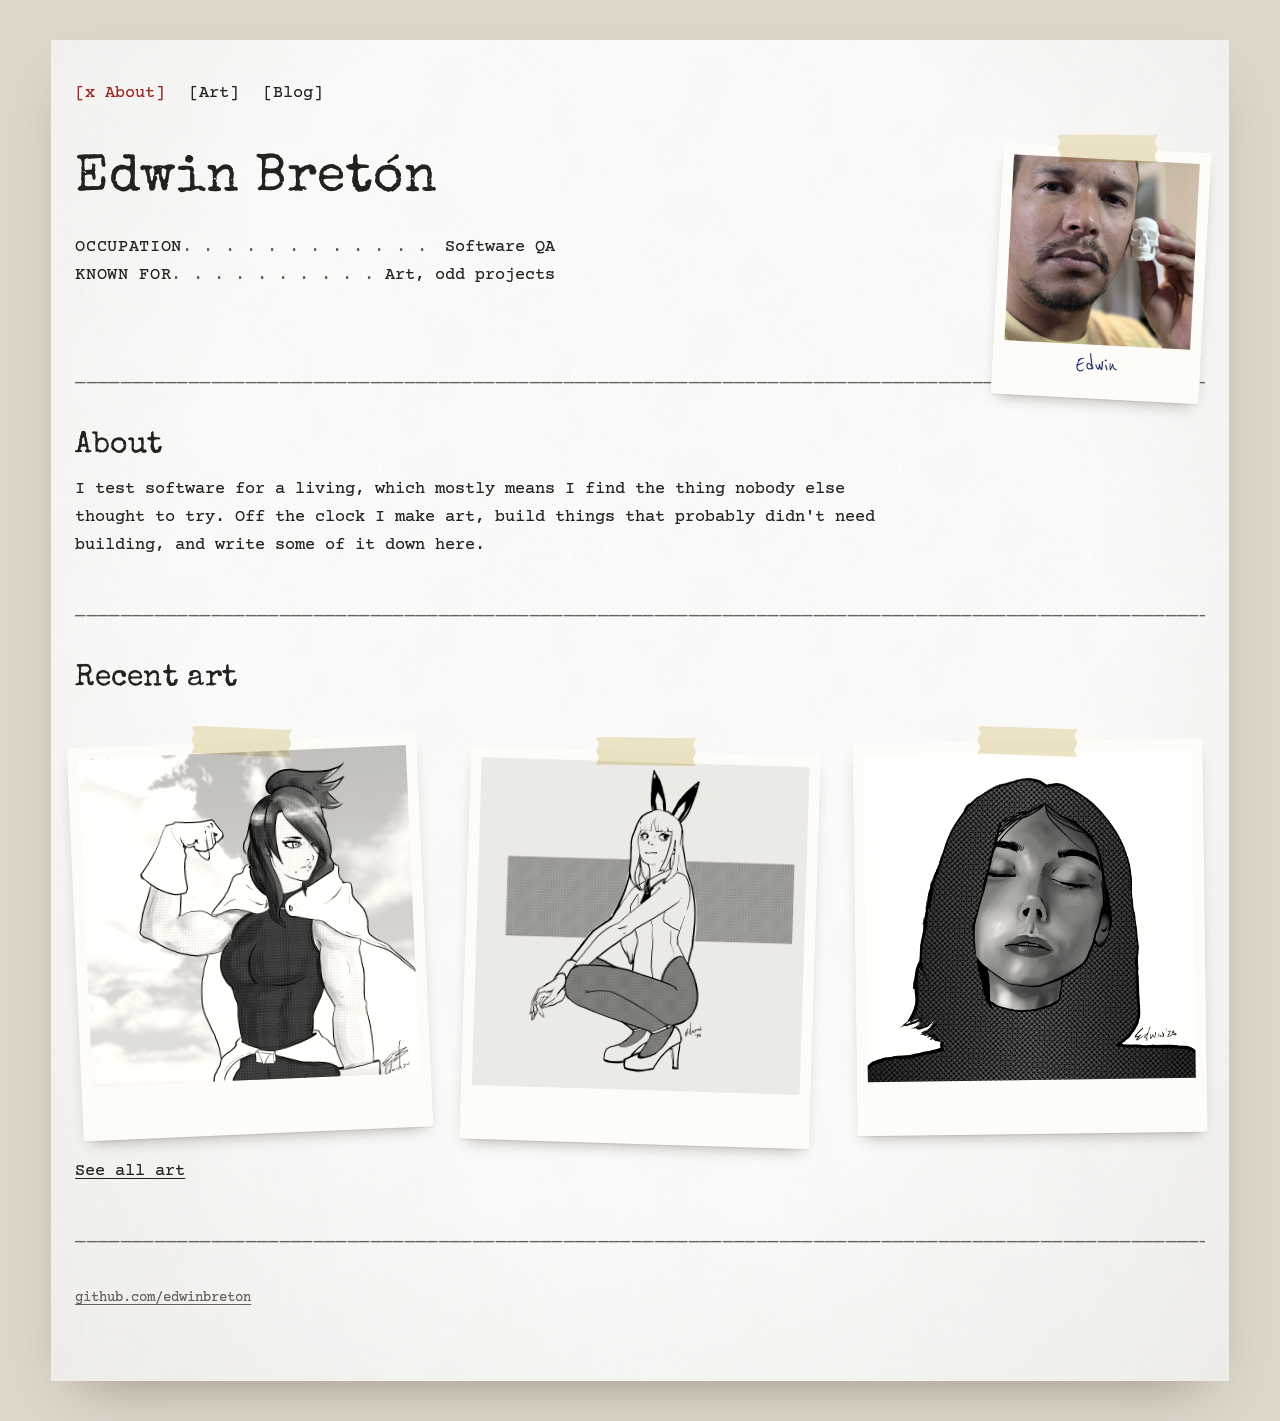
<file: index.html>
<!DOCTYPE html>
<html lang="en">
<head>
  <meta charset="utf-8">
  <meta name="viewport" content="width=device-width, initial-scale=1">
  <title>Edwin Bretón</title>
  <meta name="description" content="Art, notes, and odd projects by Edwin Bretón.">
  <link rel="preconnect" href="https://fonts.googleapis.com">
  <link rel="preconnect" href="https://fonts.gstatic.com" crossorigin>
  <link href="https://fonts.googleapis.com/css2?family=Courier+Prime:ital,wght@0,400;0,700;1,400&family=Reenie+Beanie&family=Special+Elite&display=swap" rel="stylesheet">
  <link rel="stylesheet" href="css/style.css">
</head>
<body>
  <main class="sheet">

    <nav class="file-index" aria-label="Main">
      <a href="index.html" aria-current="page">About</a>
      <a href="art.html">Art</a>
      <a href="blog/index.html">Blog</a>
    </nav>

    <!-- Profile header -->
    <header class="intake">
      <div>
        <h1 class="intake__name">Edwin Bretón</h1>
        <dl class="intake__fields">
          <div><dt>Occupation</dt><dd>Software QA</dd></div>
          <div><dt>Known for</dt><dd>Art, odd projects</dd></div>
        </dl>
      </div>
      <figure class="polaroid" style="--tilt: 3deg">
        <img src="images/portrait.jpg" alt="Portrait of Edwin Bretón, holding a small skull model up to his cheek">
        <figcaption>Edwin</figcaption>
      </figure>
    </header>

    <hr>

    <section aria-labelledby="statement">
      <h2 id="statement">About</h2>
      <p>I test software for a living, which mostly means I find the thing nobody else thought to try. Off the clock I make art, build things that probably didn't need building, and write some of it down here.</p>
    </section>

    <hr>

    <section aria-labelledby="recent-art">
      <h2 id="recent-art">Recent art</h2>
      <ul class="evidence-board evidence-board--recent">
        <li>
          <figure class="polaroid">
            <img src="images/nana.jpg" alt="Illustration of a character flexing a bicep against a cloudy sky">
            <figcaption></figcaption>
          </figure>
        </li>
        <li>
          <figure class="polaroid">
            <img src="images/bunny.jpg" alt="Illustration of a crouching character with rabbit ears">
            <figcaption></figcaption>
          </figure>
        </li>
        <li>
          <figure class="polaroid">
            <img src="images/illustration-02.jpg" alt="Portrait illustration of a woman with closed eyes">
            <figcaption></figcaption>
          </figure>
        </li>
      </ul>
      <p class="section-foot"><a href="art.html">See all art</a></p>
    </section>

    <hr>

    <footer class="page-foot">
      <p><a href="https://github.com/edwinbreton">github.com/edwinbreton</a></p>
    </footer>

  </main>
</body>
</html>
</file>
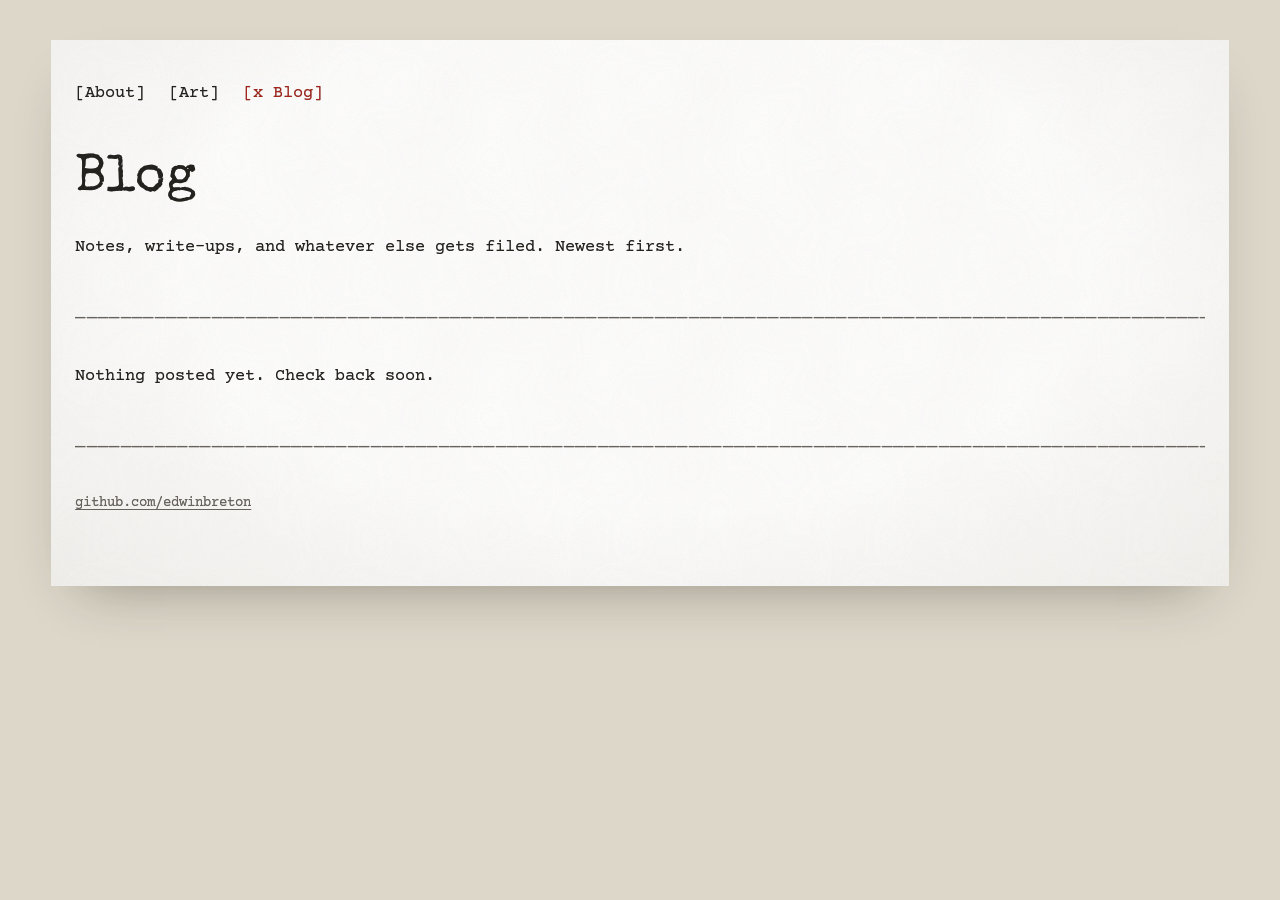
<file: blog/index.html>
<!DOCTYPE html>
<html lang="en">
<head>
  <meta charset="utf-8">
  <meta name="viewport" content="width=device-width, initial-scale=1">
  <title>Blog · Edwin Bretón</title>
  <meta name="description" content="Notes and write-ups by Edwin Bretón.">
  <link rel="preconnect" href="https://fonts.googleapis.com">
  <link rel="preconnect" href="https://fonts.gstatic.com" crossorigin>
  <link href="https://fonts.googleapis.com/css2?family=Courier+Prime:ital,wght@0,400;0,700;1,400&family=Reenie+Beanie&family=Special+Elite&display=swap" rel="stylesheet">
  <link rel="stylesheet" href="../css/style.css">
</head>
<body>
  <main class="sheet">

    <nav class="file-index" aria-label="Main">
      <a href="../index.html">About</a>
      <a href="../art.html">Art</a>
      <a href="index.html" aria-current="page">Blog</a>
    </nav>

    <header>
      <h1 class="intake__name">Blog</h1>
      <p>Notes, write-ups, and whatever else gets filed. Newest first.</p>
    </header>

    <hr>

    <!-- To add an entry: create the post file, then copy one <li> here (newest on top). -->
    <p>Nothing posted yet. Check back soon.</p>
    <ol class="log"></ol>

    <hr>

    <footer class="page-foot">
      <p><a href="https://github.com/edwinbreton">github.com/edwinbreton</a></p>
    </footer>

  </main>
</body>
</html>
</file>
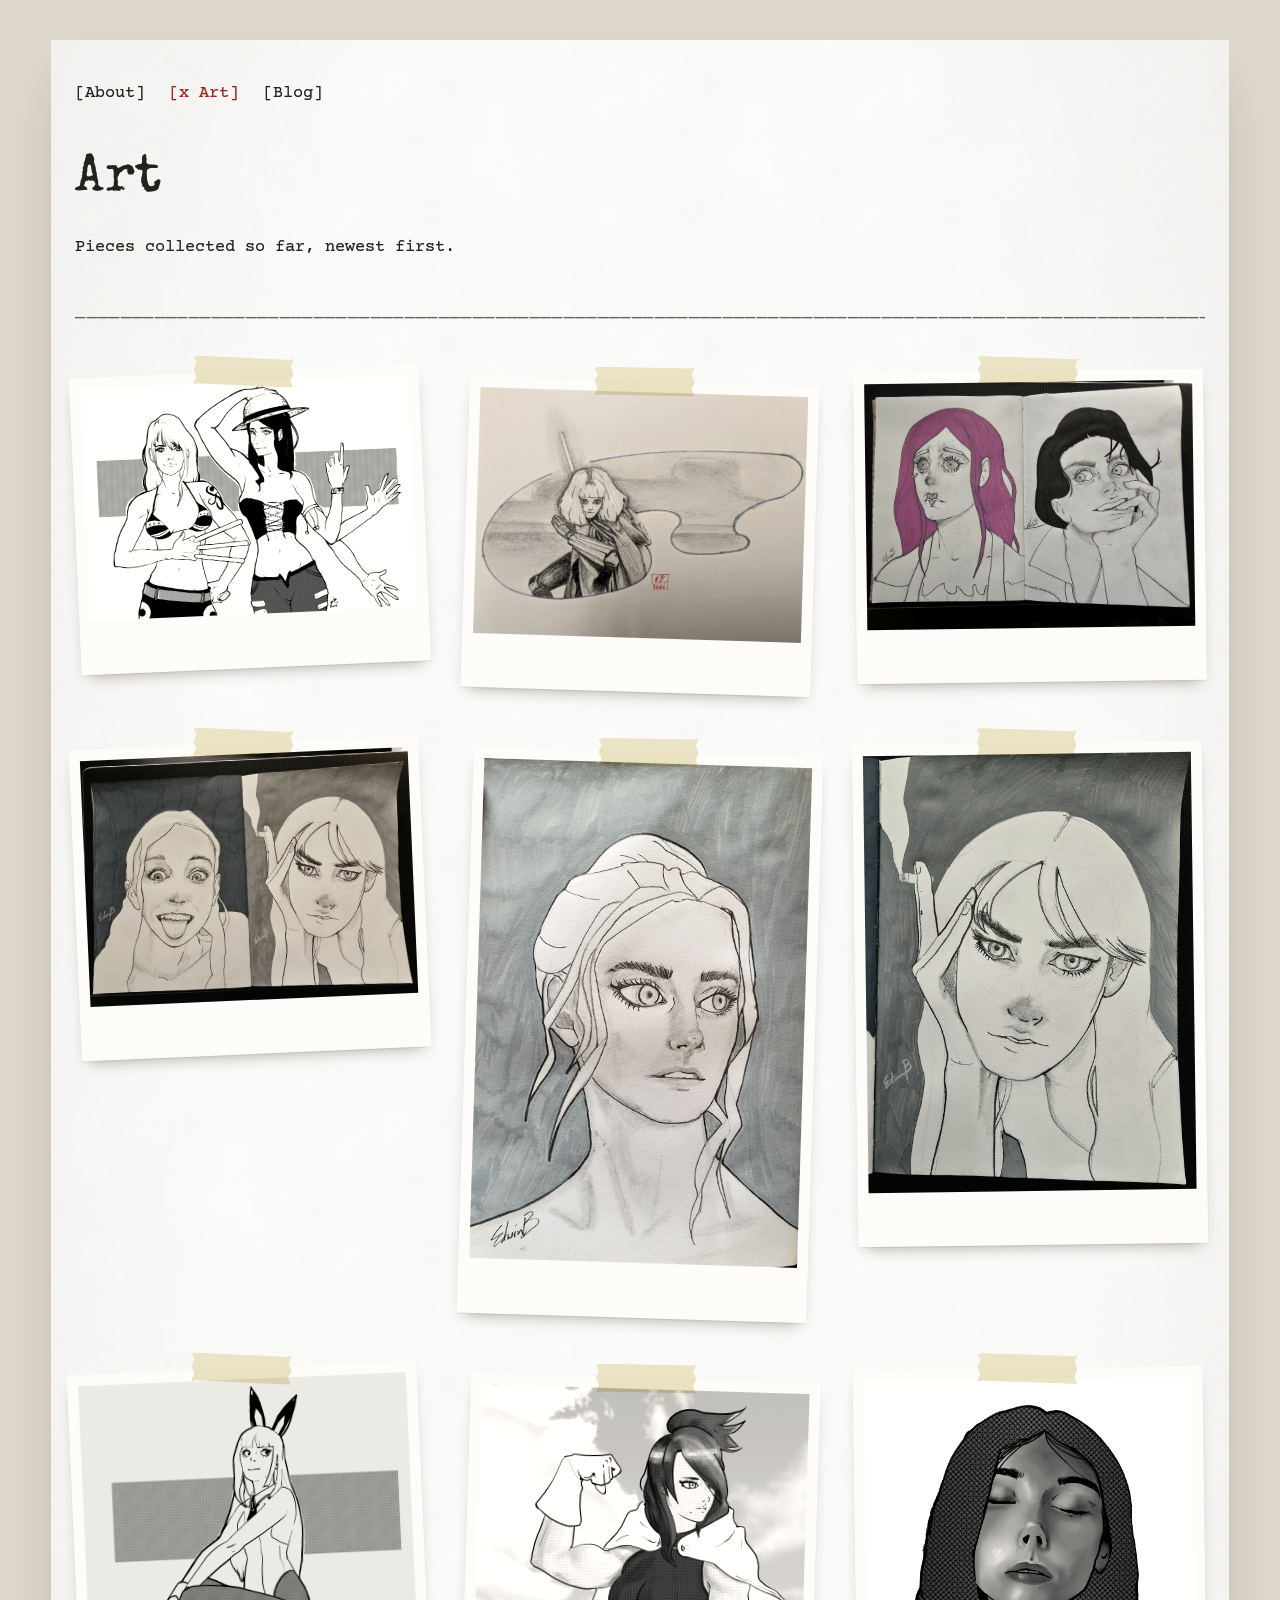
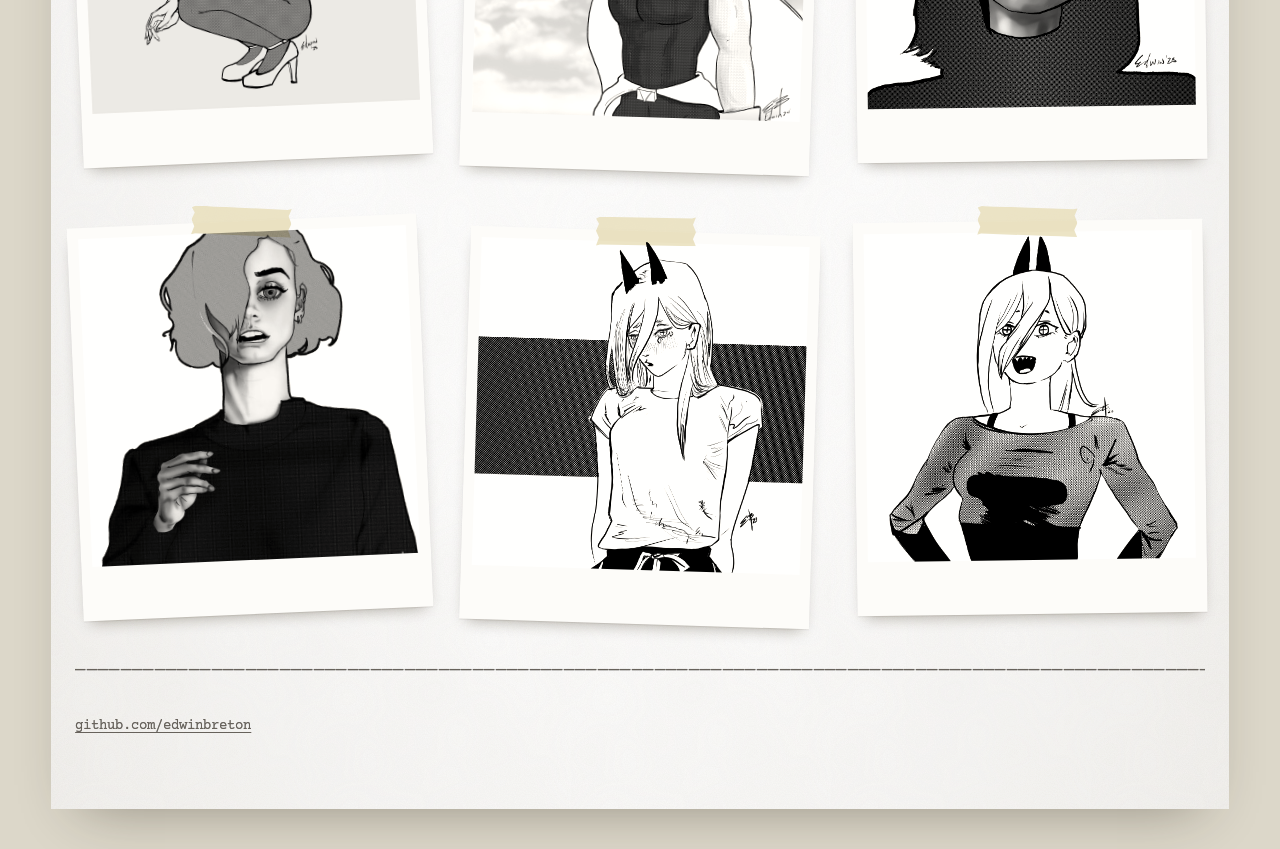
<file: art.html>
<!DOCTYPE html>
<html lang="en">
<head>
  <meta charset="utf-8">
  <meta name="viewport" content="width=device-width, initial-scale=1">
  <title>Art · Edwin Bretón</title>
  <meta name="description" content="Art by Edwin Bretón.">
  <link rel="preconnect" href="https://fonts.googleapis.com">
  <link rel="preconnect" href="https://fonts.gstatic.com" crossorigin>
  <link href="https://fonts.googleapis.com/css2?family=Courier+Prime:ital,wght@0,400;0,700;1,400&family=Reenie+Beanie&family=Special+Elite&display=swap" rel="stylesheet">
  <link rel="stylesheet" href="css/style.css">
</head>
<body>
  <main class="sheet">

    <nav class="file-index" aria-label="Main">
      <a href="index.html">About</a>
      <a href="art.html" aria-current="page">Art</a>
      <a href="blog/index.html">Blog</a>
    </nav>

    <header>
      <h1 class="intake__name">Art</h1>
      <p>Pieces collected so far, newest first.</p>
    </header>

    <hr>

    <!-- To add a piece: copy one <li> block, change src, alt, and caption.
         Newest goes at the top. Pieces that are square or close to it use
         class="polaroid"; anything a square crop would cut into (a two-page
         spread, two subjects side by side) adds class="photo" to keep its
         own proportions. Captions are empty for now, pending real titles. -->
    <ul class="evidence-board">
      <li>
        <figure class="polaroid photo">
          <img src="images/nami-and-robin.jpg" alt="Two characters standing side by side, one in a straw hat">
          <figcaption></figcaption>
        </figure>
      </li>
      <li>
        <figure class="polaroid photo">
          <img src="images/palette-piece.jpg" alt="A figure holding a weapon, drawn inside an artist's palette shape">
          <figcaption></figcaption>
        </figure>
      </li>
      <li>
        <figure class="polaroid photo">
          <img src="images/spread-01.jpg" alt="Two portrait sketches side by side in an open sketchbook, pink hair and dark hair">
          <figcaption></figcaption>
        </figure>
      </li>
      <li>
        <figure class="polaroid photo">
          <img src="images/spread-02.jpg" alt="Two portrait sketches side by side in an open sketchbook, one with tongue out, one hand to head">
          <figcaption></figcaption>
        </figure>
      </li>
      <li>
        <figure class="polaroid photo">
          <img src="images/portrait-01.jpg" alt="Pencil portrait of a woman with pale, wind-blown hair">
          <figcaption></figcaption>
        </figure>
      </li>
      <li>
        <figure class="polaroid photo">
          <img src="images/portrait-02.jpg" alt="Close pencil portrait of a woman holding a cigarette up to her head">
          <figcaption></figcaption>
        </figure>
      </li>
      <li>
        <figure class="polaroid">
          <img src="images/bunny.jpg" alt="Illustration of a crouching character with rabbit ears">
          <figcaption></figcaption>
        </figure>
      </li>
      <li>
        <figure class="polaroid">
          <img src="images/nana.jpg" alt="Illustration of a character flexing a bicep against a cloudy sky">
          <figcaption></figcaption>
        </figure>
      </li>
      <li>
        <figure class="polaroid">
          <img src="images/illustration-02.jpg" alt="Portrait illustration of a woman with closed eyes">
          <figcaption></figcaption>
        </figure>
      </li>
      <li>
        <figure class="polaroid">
          <img src="images/bust-sketch.jpg" alt="Half-shaded portrait sketch of a woman with curly hair">
          <figcaption></figcaption>
        </figure>
      </li>
      <li>
        <figure class="polaroid">
          <img src="images/sketching-01.jpg" alt="Illustration of a character with pointed ears and a sharp expression">
          <figcaption></figcaption>
        </figure>
      </li>
      <li>
        <figure class="polaroid">
          <img src="images/illustration-04.jpg" alt="Portrait illustration of a character with cat ears">
          <figcaption></figcaption>
        </figure>
      </li>
    </ul>

    <hr>

    <footer class="page-foot">
      <p><a href="https://github.com/edwinbreton">github.com/edwinbreton</a></p>
    </footer>

  </main>
</body>
</html>
</file>
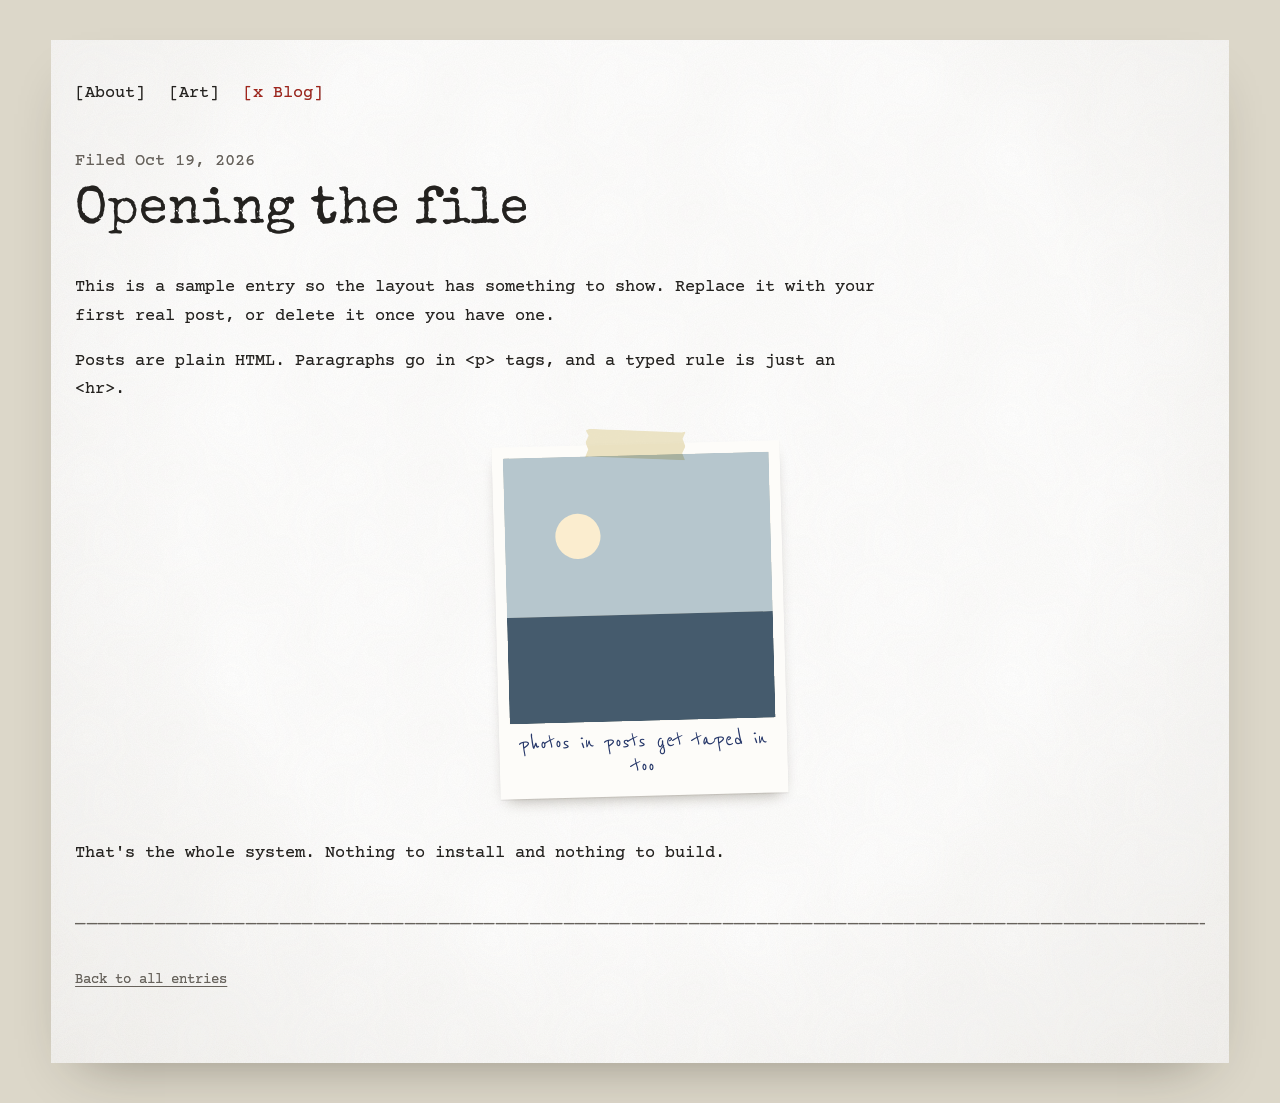
<file: blog/2026-10-19-opening-the-file.html>
<!DOCTYPE html>
<html lang="en">
<head>
  <meta charset="utf-8">
  <meta name="viewport" content="width=device-width, initial-scale=1">
  <title>Opening the file · Edwin Bretón</title>
  <meta name="description" content="Why this site exists and what will end up in it.">
  <link rel="preconnect" href="https://fonts.googleapis.com">
  <link rel="preconnect" href="https://fonts.gstatic.com" crossorigin>
  <link href="https://fonts.googleapis.com/css2?family=Courier+Prime:ital,wght@0,400;0,700;1,400&family=Reenie+Beanie&family=Special+Elite&display=swap" rel="stylesheet">
  <link rel="stylesheet" href="../css/style.css">
</head>
<body>
  <main class="sheet">

    <nav class="file-index" aria-label="Main">
      <a href="../index.html">About</a>
      <a href="../art.html">Art</a>
      <a href="index.html" aria-current="page">Blog</a>
    </nav>

    <article class="entry">
      <p class="entry__meta">Filed <time datetime="2026-10-19">Oct 19, 2026</time></p>
      <h1>Opening the file</h1>

      <p>This is a sample entry so the layout has something to show. Replace it with your first real post, or delete it once you have one.</p>

      <p>Posts are plain HTML. Paragraphs go in &lt;p&gt; tags, and a typed rule is just an &lt;hr&gt;.</p>

      <figure class="polaroid" style="--tilt: -1.5deg">
        <img src="../images/art-02.svg" alt="Placeholder artwork: blue horizon">
        <figcaption>photos in posts get taped in too</figcaption>
      </figure>

      <p>That's the whole system. Nothing to install and nothing to build.</p>
    </article>

    <hr>

    <footer class="page-foot">
      <p><a href="index.html">Back to all entries</a></p>
    </footer>

  </main>
</body>
</html>
</file>
<file: css/style.css>
/* =============================================================
   edwinbreton.github.io: "case file" stylesheet

   How this file is organized:
     1. Design tokens (colors, fonts, sizes) as CSS custom properties
     2. Base page (paper, ink, links)
     3. Typed rule divider
     4. Navigation (the file index)
     5. Intake header (home page hero)
     6. Polaroids + tape
     7. Evidence board (art grid)
     8. Case log (blog list) + entry pages
     9. Footer, focus, responsive screens
   ============================================================= */


/* 1. DESIGN TOKENS -------------------------------------------
   Custom properties start with "--" and are read with var().
   Change a value here and it updates everywhere it is used.  */
:root {
  color-scheme: light;               /* the paper stays white, even in dark mode */

  --paper:      #ffffff;             /* the sheet itself: literally white */
  --ink:        #24221f;             /* faded black typewriter ribbon */
  --ink-soft:   #67625b;             /* second-carbon gray: dates, rules */
  --ribbon-red: #a3241b;             /* red half of a two-color ribbon */
  --pen-blue:   #27386a;             /* ballpoint, for Polaroid captions */
  --manila:     #ead9a6;             /* text selection, folder accents */
  --tape:       rgba(232, 222, 186, 0.82);
  --polaroid:   #fdfcf9;             /* bright, barely-warm white: just the photo card now */
  --desk:       #dcd7c9;             /* surface the sheet rests on, past phone width */

  --font-typed: "Courier Prime", "Courier New", Courier, monospace;
  --font-worn:  "Special Elite", "Courier Prime", "Courier New", monospace;
  --font-hand:  "Reenie Beanie", "Bradley Hand", "Segoe Print", cursive;

  --measure: 64ch;                   /* comfortable line length */
  --step--1: 0.875rem;
  --step-0:  1.0625rem;
  --step-1:  1.375rem;
  --step-2:  1.875rem;
  --step-3:  clamp(2.25rem, 7vw, 3.25rem);
}


/* 2. BASE PAGE ----------------------------------------------- */
*, *::before, *::after { box-sizing: border-box; }

html { background: var(--desk); }

body {
  margin: 0;
  color: var(--ink);
  font-family: var(--font-typed);
  font-size: var(--step-0);
  line-height: 1.65;
  background: var(--desk);
  /* Ink bleed: a hair of blur makes type look struck, not rendered */
  text-shadow: 0 0 0.6px rgba(36, 34, 31, 0.45);
}

::selection { background: var(--manila); color: var(--ink); }

.sheet {
  max-width: 46rem;
  margin: 0 auto;
  padding: 2.5rem 1.5rem 4rem;
  background-color: var(--paper);
  /* Paper texture: an SVG noise filter, drawn by the browser, so
     there is no image file to download. Two layers: fine grain
     plus a soft, uneven tone. The radial gradient darkens edges.
     Lives on .sheet, not body, so what you see is one page of
     paper, not the whole browser tab painted like a legal pad. */
  background-image:
    url("data:image/svg+xml,%3Csvg xmlns='http://www.w3.org/2000/svg' width='260' height='260'%3E%3Cfilter id='g'%3E%3CfeTurbulence type='fractalNoise' baseFrequency='.9' numOctaves='3' stitchTiles='stitch'/%3E%3CfeColorMatrix values='0 0 0 0 .32 0 0 0 0 .29 0 0 0 0 .24 0 0 0 .075 0'/%3E%3C/filter%3E%3Cfilter id='t'%3E%3CfeTurbulence type='fractalNoise' baseFrequency='.012' numOctaves='2' stitchTiles='stitch'/%3E%3CfeColorMatrix values='0 0 0 0 .55 0 0 0 0 .5 0 0 0 0 .4 0 0 0 .05 0'/%3E%3C/filter%3E%3Crect width='100%25' height='100%25' filter='url(%23t)'/%3E%3Crect width='100%25' height='100%25' filter='url(%23g)'/%3E%3C/svg%3E"),
    radial-gradient(ellipse at 50% 40%, transparent 55%, rgba(110, 96, 70, 0.09) 100%);
}

h1, h2, h3 {
  font-family: var(--font-worn);
  font-weight: 400;                  /* Special Elite only has one weight */
  line-height: 1.2;
  letter-spacing: 0.01em;
  margin: 0 0 0.75rem;
}
h2 { font-size: var(--step-2); }
h3 { font-size: var(--step-1); }

p, ul, ol { max-width: var(--measure); margin: 0 0 1.1rem; }

a {
  color: inherit;
  text-decoration-line: underline;
  text-decoration-thickness: 1px;
  text-underline-offset: 0.2em;
}
a:hover { color: var(--ribbon-red); }

.muted { color: var(--ink-soft); }


/* 3. TYPED RULE ----------------------------------------------
   Every <hr> becomes a row of typed underscores. ::before adds
   generated content; overflow: hidden trims it to the width.  */
hr {
  border: 0;
  height: 1.7em;
  margin: 2.25rem 0;
  overflow: hidden;
  color: var(--ink-soft);
  font-family: var(--font-typed);
  line-height: 1.7;
  letter-spacing: 0.08em;            /* tiny gaps between strikes, like a real typewriter */
}
hr::before {
  content: "________________________________________________________________________________________________________________________________";
  display: block;
  white-space: nowrap;
}


/* 4. FILE INDEX (main nav) ----------------------------------- */
.file-index {
  display: flex;
  flex-wrap: wrap;
  gap: 0.25rem 1.5rem;
  margin-bottom: 2.5rem;
}
.file-index a { text-decoration: none; }
.file-index a::before { content: "["; }
.file-index a::after  { content: "]"; }
.file-index a[aria-current="page"] { color: var(--ribbon-red); }
.file-index a[aria-current="page"]::before { content: "[x "; }


/* 5. INTAKE HEADER (home hero) -------------------------------
   Grid: typed form on the left, taped portrait on the right.  */
.intake {
  display: grid;
  grid-template-columns: 1fr 13rem;
  gap: 2rem;
  align-items: start;
}
.intake > * { min-width: 0; }           /* lets grid columns shrink on phones */

.intake__name {
  font-size: var(--step-3);
  margin-bottom: 1.5rem;
}

.intake__fields { margin: 0; max-width: 30rem; }

/* Each row: LABEL . . . . . . . value
   The dt grows (flex: 1) and its ::after fills the gap with dots. */
.intake__fields div {
  display: flex;
  align-items: baseline;
  gap: 1ch;
}
.intake__fields dt {
  flex: 1;
  display: flex;
  text-transform: uppercase;
  letter-spacing: 0.04em;
}
.intake__fields dt::after {
  content: " . . . . . . . . . . . . . . . . . . . . . . . . . . . . . .";
  flex: 1;
  width: 0;                          /* start at zero, then grow: keeps the long */
  min-width: 0;                      /* dot string from widening the page */
  overflow: hidden;
  white-space: nowrap;
  color: var(--ink-soft);
}

.intake__fields dd { margin: 0; text-align: right; }

/* Lets the portrait hang down past the header and overlap the
   typed rule right below it, like it's taped on top of the fold. */
.intake .polaroid {
  margin-bottom: -4.5rem;
  z-index: 1;
}


/* 6. POLAROIDS + TAPE ----------------------------------------
   Set --tilt on any polaroid to change its angle, e.g.
   <figure class="polaroid" style="--tilt: 3deg">              */
.polaroid {
  --tilt: -2deg;
  position: relative;
  margin: 0;
  padding: 0.7rem 0.7rem 0;
  background: var(--polaroid);
  transform: rotate(var(--tilt));
  box-shadow:
    0 1px 1px rgba(40, 30, 10, 0.08),
    0 8px 16px -8px rgba(40, 30, 10, 0.4);
}

.polaroid img {
  display: block;
  width: 100%;
  aspect-ratio: 1;                   /* square, like real instant film */
  object-fit: cover;                 /* crop instead of squish */
  background: #d8d3c6;
  filter: saturate(0.82) contrast(1.05) sepia(0.08);
}

.polaroid figcaption {
  padding: 0.5rem 0.25rem 1rem;
  min-height: 3.4rem;                /* the thick bottom border of the film */
  font-family: var(--font-hand);
  font-size: 1.6rem;
  line-height: 1;
  text-align: center;
  color: var(--pen-blue);
  text-shadow: none;
}

/* The tape strip. clip-path gives it torn, uneven ends. */
.polaroid::before {
  content: "";
  position: absolute;
  top: -0.85rem;
  left: 50%;
  width: 6.25rem;
  height: 1.8rem;
  transform: translateX(-50%) rotate(calc(var(--tilt) * -1.4 + 1deg));
  background: var(--tape);
  mix-blend-mode: multiply;
  clip-path: polygon(0 6%, 4% 0, 96% 4%, 100% 0, 97% 26%, 100% 52%, 97% 76%, 100% 100%, 4% 96%, 0 100%, 3% 72%, 0 48%, 3% 24%);
  z-index: 1;
}

/* A .polaroid that keeps its own proportions instead of a forced
   square crop: for art where squaring it off would cut into the
   piece, like a two-page spread or two subjects side by side.
   Everything else (tape, shadow, caption) stays the same; add the
   class alongside .polaroid: <figure class="polaroid photo"> */
.photo img {
  aspect-ratio: auto;
}

/* 7. EVIDENCE BOARD (art grid) -------------------------------
   auto-fit makes as many columns as fit, and collapses any extra
   ones instead of leaving blank reserved columns past the last
   photo. min() keeps a single column from overflowing very
   narrow phones. */
.evidence-board {
  list-style: none;
  padding: 0;
  margin: 2.75rem 0 1rem;
  max-width: none;
  display: grid;
  grid-template-columns: repeat(auto-fit, minmax(min(20rem, 100%), 1fr));
  gap: 3.75rem 2.5rem;
}

/* :nth-child() varies the angles so the board looks hand-placed */
.evidence-board li:nth-child(3n + 1) .polaroid { --tilt: -2.5deg; }
.evidence-board li:nth-child(3n + 2) .polaroid { --tilt: 1.75deg; top: 0.6rem; }
.evidence-board li:nth-child(3n)     .polaroid { --tilt: -0.75deg; }

.evidence-board--recent { grid-template-columns: repeat(3, 1fr); }

.section-foot { margin-top: 1.5rem; }


/* 8. CASE LOG (blog) ----------------------------------------- */
.log { list-style: none; padding: 0; }
.log li { margin-bottom: 1.75rem; }
.log time { display: block; color: var(--ink-soft); font-size: var(--step--1); }
.log h3 { margin: 0.1rem 0 0.35rem; }
.log p { margin: 0; }

.entry__meta { color: var(--ink-soft); margin-bottom: 0.25rem; }
.entry h1 { font-size: var(--step-3); margin-bottom: 2rem; }
.entry .polaroid { max-width: 18rem; margin: 2.5rem auto 2.75rem; }


/* 9. FOOTER, FOCUS, RESPONSIVE SCREENS ------------------------ */
.page-foot { color: var(--ink-soft); font-size: var(--step--1); }
.page-foot p { margin-bottom: 0.4rem; }

:focus-visible {
  outline: 2px dashed var(--ribbon-red);
  outline-offset: 3px;
}

@media (max-width: 40rem) {
  .sheet { padding: 1.75rem 1.25rem 3rem; }

  .intake { grid-template-columns: 1fr; }
  .intake .polaroid { width: 12rem; margin: 0.5rem auto 0; }

  .evidence-board--recent { grid-template-columns: repeat(2, 1fr); gap: 2.5rem 1.5rem; }
  .evidence-board--recent li:nth-child(3) { display: none; }
}

/* Past phone width, pull the sheet off the screen edges so the
   desk shows around it, and let it use most of the available
   width instead of staying capped at a fixed column width. */
@media (min-width: 48rem) {
  body { padding: 2.5rem 2rem; }

  .sheet {
    max-width: min(92vw, 80rem);
    box-shadow: 0 25px 55px -30px rgba(38, 32, 20, 0.45);
  }

  /* The sheet is much wider than the old 46rem column now, so let
     paragraphs and lists (bio text, the blog list) breathe a bit
     more instead of stranding them in a narrow strip with a wall
     of empty paper beside them. Still well short of the full sheet
     width, so lines stay easy to read. */
  p, ul, ol { max-width: 80ch; }
}
</file>
